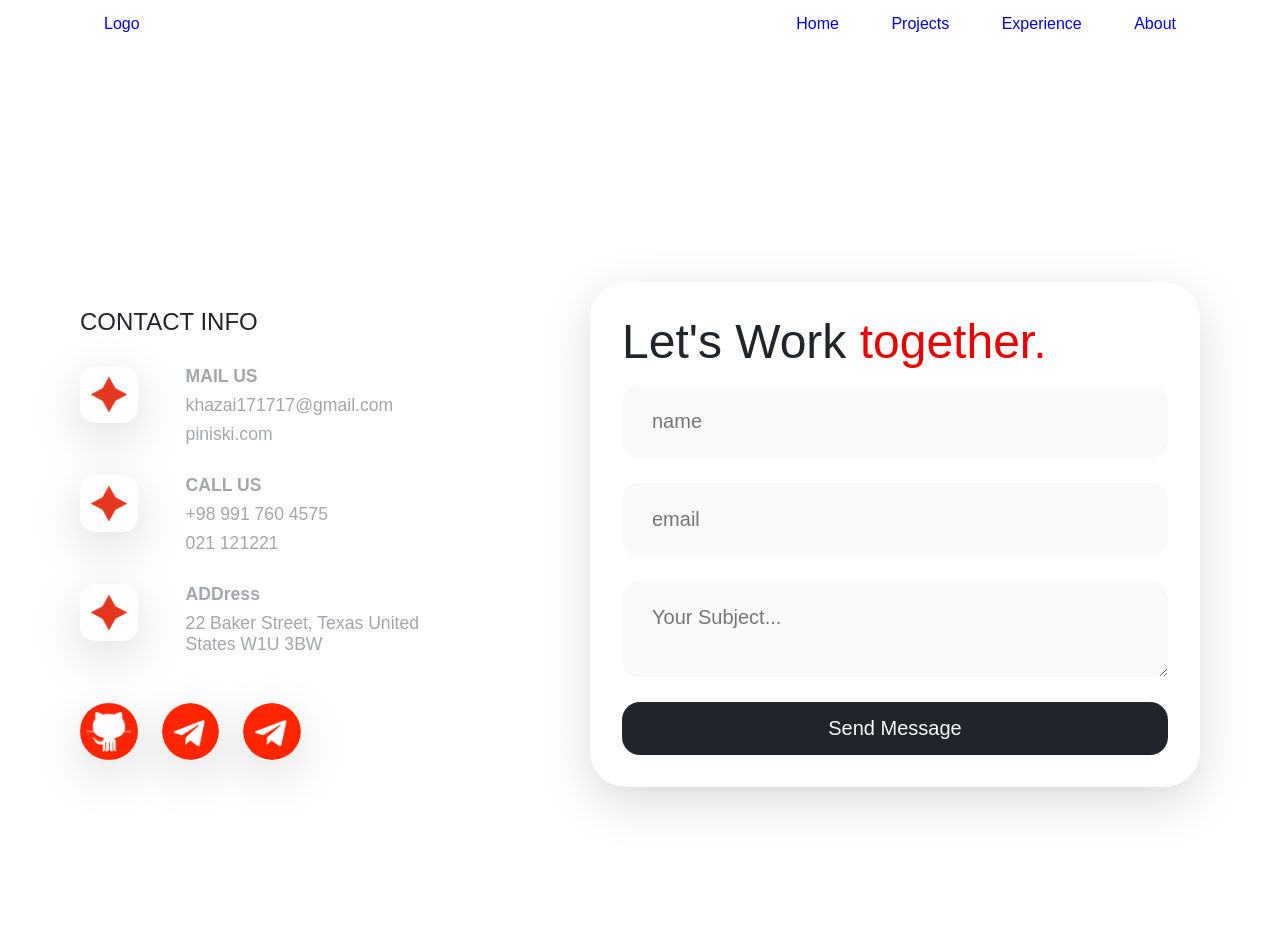
<file: contact.html>
<!DOCTYPE html>
<html lang="en">
<head>
    <meta charset="UTF-8">
    <meta name="viewport" content="width=device-width, initial-scale=1.0">
    <title>Document</title>
    <link rel="stylesheet" href="style.css">
</head>
<body>
    <header>
    <nav>
        <a href="index.html">Logo</a>
            <div class="nav__links">
                <a href="index.html">Home</a>
                <a href="projects.html">Projects</a>
                <a href="experience.html">Experience</a>
                <a href="Profile.html">About</a>
            </div>
        <button class="menu__btn" type="button" aria-label="Open menu">
            <span class="menu__icon">
                ☰
            </span>
        </button>
    </nav>
</header>
<div class="mobile__menu">
    <a href="index.html">Home</a>
    <a href="projects.html">Projects</a>
    <a href="experience.html">Experience</a>
    <a href="Profile.html">About</a>
    <button class="experience-button">contact me</button>
</div>
<section class="container">
    <div class="contact">
        <div class="contact-info">
             <p>CONTACT INFO</p>
            <div class="contact-info-div">
                <img src="imgMainPage/icon/24a5287ffc06ba135e3754785f95afc4-red-star-flat copy.png" alt="">
                <div>
                    <h2>MAIL US</h2>
                    <h3>khazai171717@gmail.com</h3>
                    <h4>piniski.com</h4>
                </div>
            </div>
            <div class="contact-info-div">
                <img src="imgMainPage/icon/24a5287ffc06ba135e3754785f95afc4-red-star-flat copy.png" alt="">
                <div>
                    <h2>CALL US</h2>
                    <h3>+98 991 760 4575</h3>
                    <h4>021 121221</h4>
                </div>
            </div><div class="contact-info-div">
                <img src="imgMainPage/icon/24a5287ffc06ba135e3754785f95afc4-red-star-flat copy.png" alt="">
                <div>
                    <h2>ADDress</h2>
                    <h3>22 Baker Street, Texas
United States
W1U 3BW</h3>
                </div>
            </div>
            <div class="contact-icon">
                <img src="imgMainPage/icon/images-1.png" alt="">
                <img src="imgMainPage/icon/imagessdgfhsf.png" alt="">
                <img src="imgMainPage/icon/imagessdgfhsf.png" alt="">
            </div>
        </div>
        <div class="form">
            <div class="work-background">
                <p>Let's Work <span>together.</span></p>
                <form class="contact-form">

                    <input type="text" id="name" placeholder="name">

                    <input type="email" id="email" name="email" placeholder="email">

                    <textarea id="message" name="message" placeholder="Your Subject..."></textarea>

                    <button type="submit">Send Message</button>

                </form>
            </div>
        </div>
    </div>
</section>
<script src="script.js"></script>
</body>
</html>
</file>
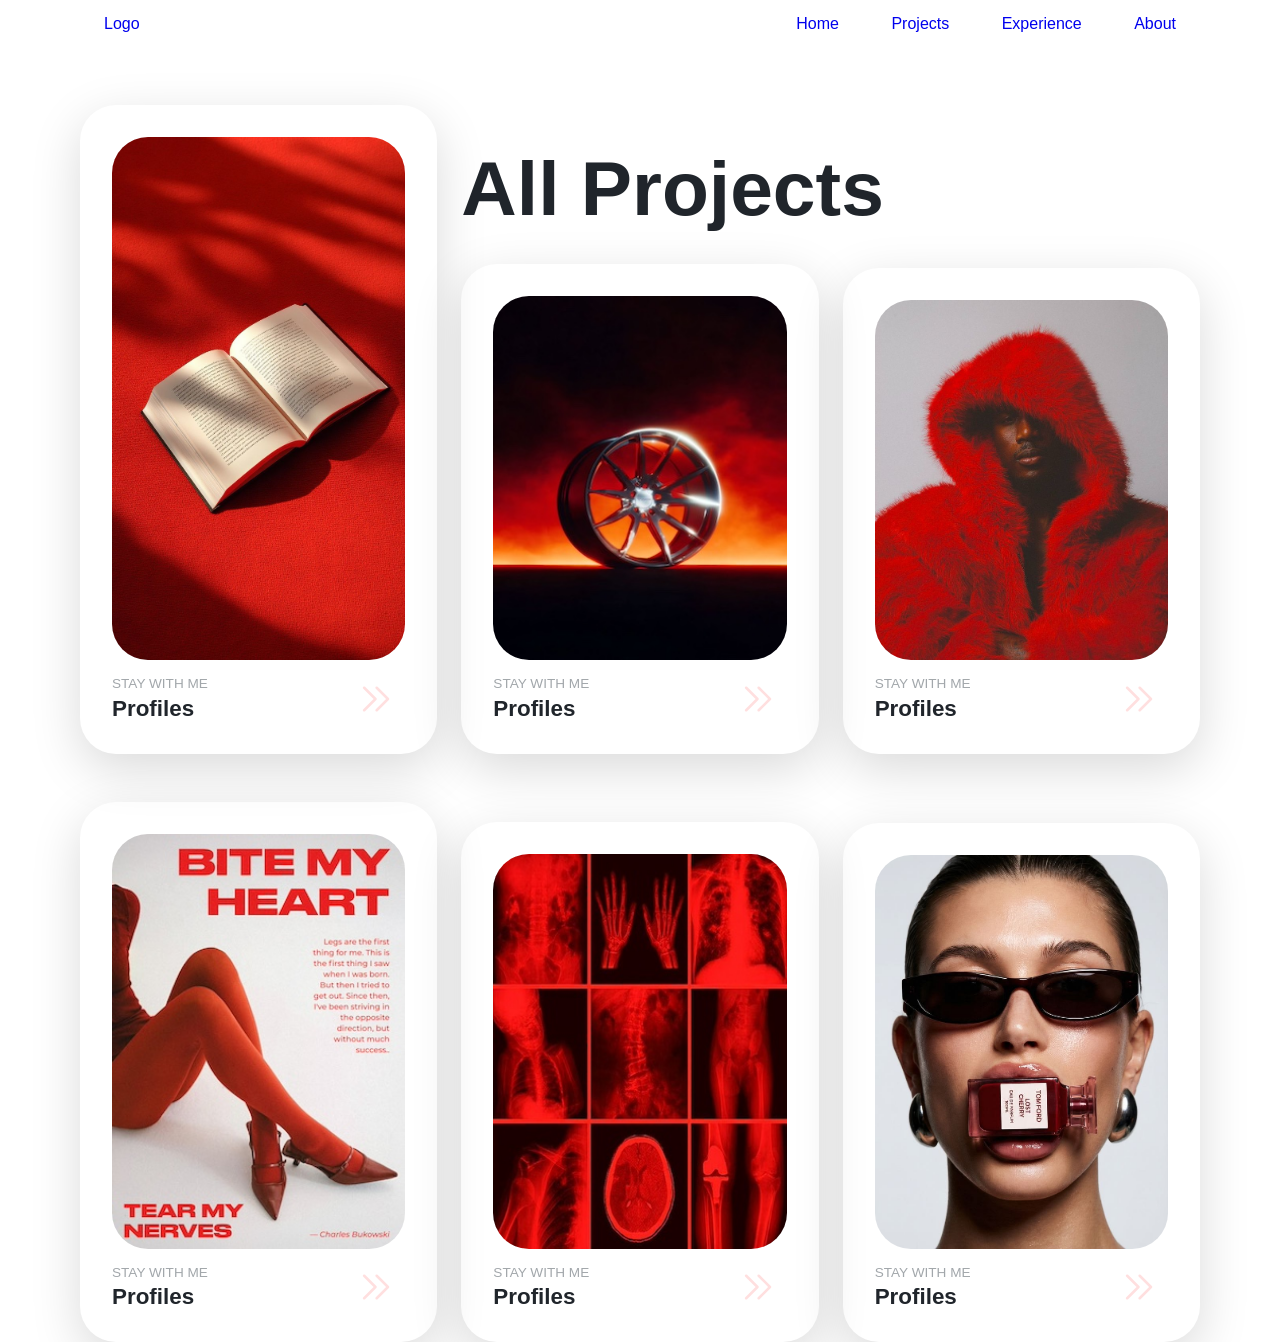
<file: projects.html>
<!DOCTYPE html>
<html lang="en">
<head>
    <meta charset="UTF-8">
    <meta name="viewport" content="width=device-width, initial-scale=1.0">
    <title>Projects</title>
    <link rel="stylesheet" href="style.css">
</head>
<body>
    <header>
    <nav>
        <a href="index.html">Logo</a>
            <div class="nav__links">
                <a href="index.html">Home</a>
                <a href="projects.html">Projects</a>
                <a href="experience.html">Experience</a>
                <a href="Profile.html">About</a>
            </div>
        <button class="menu__btn" type="button" aria-label="Open menu">
            <span class="menu__icon">
                ☰
            </span>
        </button>
    </nav>
</header>
<div class="mobile__menu">
    <a href="index.html">Home</a>
    <a href="projects.html">Projects</a>
    <a href="experience.html">Experience</a>
    <a href="Profile.html">About</a>
    <button class="experience-button">contact me</button>
</div>
    <section class="container">
        <div class="projects-grid">
            <p>
               All Projects
            </p>
            <div class="project-card">
                <img src="imgMainPage/project/_ (8).jpeg" alt="">
                <div class="card-content">
                    <div>
                        <h3>STAY WITH ME</h3>
                        <h1>Profiles</h1>
                    </div>
                    <svg xmlns="http://www.w3.org/2000/svg" viewBox="0 0 256 256" width="100%" height="100%">
                        <path d="M136.49 133.66l-72 72a8 8 0 0 1-11.32-11.32L119.03 128 53.17 61.66a8 8 0 0 1 11.32-11.32l72 72a8 8 0 0 1 0 11.32zm80 0l-72 72a8 8 0 0 1-11.32-11.32L199.03 128l-65.86-66.34a8 8 0 0 1 11.32-11.32l72 72a8 8 0 0 1 0 11.32z" fill="#FF2E2E"/>
                    </svg>
                </div>
            </div>
            <div class="project-card">
                <img src="imgMainPage/project/Midjourney photo _ Promts.jpeg" alt="">
                <div class="card-content">
                    <div>
                        <h3>STAY WITH ME</h3>
                        <h1>Profiles</h1>
                    </div>
                    <svg xmlns="http://www.w3.org/2000/svg" viewBox="0 0 256 256" width="100%" height="100%">
                        <path d="M136.49 133.66l-72 72a8 8 0 0 1-11.32-11.32L119.03 128 53.17 61.66a8 8 0 0 1 11.32-11.32l72 72a8 8 0 0 1 0 11.32zm80 0l-72 72a8 8 0 0 1-11.32-11.32L199.03 128l-65.86-66.34a8 8 0 0 1 11.32-11.32l72 72a8 8 0 0 1 0 11.32z" fill="#FF2E2E"/>
                    </svg>
                </div>
            </div>
            <div class="project-card">
                <img src="imgMainPage/project/_ (7).jpeg" alt="">
                <div class="card-content">
                    <div>
                        <h3>STAY WITH ME</h3>
                        <h1>Profiles</h1>
                    </div>
                    <svg xmlns="http://www.w3.org/2000/svg" viewBox="0 0 256 256" width="100%" height="100%">
                        <path d="M136.49 133.66l-72 72a8 8 0 0 1-11.32-11.32L119.03 128 53.17 61.66a8 8 0 0 1 11.32-11.32l72 72a8 8 0 0 1 0 11.32zm80 0l-72 72a8 8 0 0 1-11.32-11.32L199.03 128l-65.86-66.34a8 8 0 0 1 11.32-11.32l72 72a8 8 0 0 1 0 11.32z" fill="#FF2E2E"/>
                    </svg>
                </div>
            </div>
             <div class="project-card">
                <img src="imgMainPage/project/Bite My Heart _ Red Legs Editorial Typography Poster.jpeg" alt="">
                <div class="card-content">
                    <div>
                        <h3>STAY WITH ME</h3>
                        <h1>Profiles</h1>
                    </div>
                    <svg xmlns="http://www.w3.org/2000/svg" viewBox="0 0 256 256" width="100%" height="100%">
                        <path d="M136.49 133.66l-72 72a8 8 0 0 1-11.32-11.32L119.03 128 53.17 61.66a8 8 0 0 1 11.32-11.32l72 72a8 8 0 0 1 0 11.32zm80 0l-72 72a8 8 0 0 1-11.32-11.32L199.03 128l-65.86-66.34a8 8 0 0 1 11.32-11.32l72 72a8 8 0 0 1 0 11.32z" fill="#FF2E2E"/>
                    </svg>
                </div>
            </div>
            <div class="project-card">
                <img src="imgMainPage/project/_ (9).jpeg" alt="">
                <div class="card-content">
                    <div>
                        <h3>STAY WITH ME</h3>
                        <h1>Profiles</h1>
                    </div>
                    <svg xmlns="http://www.w3.org/2000/svg" viewBox="0 0 256 256" width="100%" height="100%">
                        <path d="M136.49 133.66l-72 72a8 8 0 0 1-11.32-11.32L119.03 128 53.17 61.66a8 8 0 0 1 11.32-11.32l72 72a8 8 0 0 1 0 11.32zm80 0l-72 72a8 8 0 0 1-11.32-11.32L199.03 128l-65.86-66.34a8 8 0 0 1 11.32-11.32l72 72a8 8 0 0 1 0 11.32z" fill="#FF2E2E"/>
                    </svg>
                </div>
            </div>
            <div class="project-card">
                <img src="imgMainPage/project/HAILEY BIEBER FOR TOM FORD.jpeg" alt="">
                <div class="card-content">
                    <div>
                        <h3>STAY WITH ME</h3>
                        <h1>Profiles</h1>
                    </div>
                    <svg xmlns="http://www.w3.org/2000/svg" viewBox="0 0 256 256" width="100%" height="100%">
                     <path d="M136.49 133.66l-72 72a8 8 0 0 1-11.32-11.32L119.03 128 53.17 61.66a8 8 0 0 1 11.32-11.32l72 72a8 8 0 0 1 0 11.32zm80 0l-72 72a8 8 0 0 1-11.32-11.32L199.03 128l-65.86-66.34a8 8 0 0 1 11.32-11.32l72 72a8 8 0 0 1 0 11.32z" fill="#FF2E2E"/>
                    </svg>
                </div>
            </div>
        </div>
    </section>
    <script src="script.js"></script>
</body>
</html>
</file>
<file: style.css>
*{
    margin: 0;
    padding: 0;
    box-sizing: border-box;
}
html {
    scroll-behavior: smooth;
}
body{
    font-family: Arial, sans-serif;
    background-color: #fff;
    color:#20252b;
    min-height: 100svh;
}
:root{
    --padding-m:2rem;
    --radius:36px;
    --primary-color:rgba(236, 0, 0, 0.997);
    --secondary-color:#a2a7ab;
    --font-size1:1.4rem;
    --font-size2:0.85rem;
    --box-shadow:0 15px 50px rgba(0, 0, 0, 0.15);
    --card-height: 17rem;
}
h2{
    font-size: var(--font-size2);
    color: var(--secondary-color);
    font-weight: 300;
}
h1{
    font-size: var(--font-size1);
    font-weight: 600;
    transition: 1s;
}
h3{
    font-size: var(--font-size2);
    color: var(--secondary-color);
    font-weight: 300;
}
@media (max-width: 600px) {
    h1 {
        font-size: 36px;
    }

    h2 {
        font-size: 28px;
    }

    h3 {
        font-size: 20px;
    }
}
a {
    text-decoration: none;
}
.container{
    width: min(1120px,90%);
    margin-inline: auto;
    display: flex;
    flex-direction: column;
    justify-content: center;
}
.about__div{
    display: grid;
    grid-template-columns: 2fr 1fr 1fr;
    gap: 1.5rem;
    margin-top: 1.5rem;
    min-height: var(--card-height);
}
@media (max-width: 1000px) {

    .about__div {
        grid-template-columns: 1fr 1fr;
    }

    .about__div > :first-child {
        grid-column: 1 / -1;
    }

}
@media (max-width: 600px) {

    .about__div {
        grid-template-columns: 1fr;
    }
}
.profile-card{
    padding: var(--padding-m);
    box-shadow: var(--box-shadow);
    border-radius: var(--radius);
    display: grid;
    grid-template-columns: 1fr 1fr;
    min-height: var(--card-height);
    gap: 1rem;
}
@media(max-width:600px){
    .profile-card{grid-template-columns: 1fr;}
}
.profile-card img{
    border-radius: 36px 0 36px 0;
    width: 100%;
    height: 100%;
    object-fit: cover;
}
.about-text-content{
    display: flex;
    flex-direction: column;
    justify-content: center;
}
.about-text-content h1{
    margin: 1rem 0rem 1rem 0rem;
}
.credentials-card{
    padding: var(--padding-m);
    box-shadow: var(--box-shadow);
    border-radius: var(--radius);
    display: flex;
    flex-direction: column;
    justify-content: space-evenly;
    min-height: var(--card-height);
    gap: 1rem;
    position: relative;
    cursor: pointer;
}
.card-link{
    text-decoration: none;
    color: inherit;
}
.credentials-card:hover .card-content svg {
    opacity: 1;

    transform: translateX(0);
}
.credentials-card img{
    border-radius: 36px 0 36px 0;
    width: 100%;
    height: 100%;
    object-fit: cover;
}
.project-card{
    padding: var(--padding-m);
    box-shadow: var(--box-shadow);
    border-radius: var(--radius);
    display: flex;
    flex-direction: column;
    justify-content: space-evenly;
    min-height: var(--card-height);
    gap: 1rem;
    position: relative;
    cursor: pointer;
}
.project-card:hover .card-content svg {
    opacity: 1;

    transform: translateX(0);
}
.project-card img{
    border-radius: 36px 0 36px 0;
    object-fit: cover;
    width: 100%;
    height: 100%;
}
.service-card{
    display: grid;
    grid-template-columns: 0.8fr 2.2fr 1fr;
    gap: 1.5rem;
    margin-top: 1.5rem;
    min-height: var(--card-height);
}
@media (max-width: 1000px) {

    .service-card {
        grid-template-columns: 2fr;
    }
}
.blog__service{
    padding: var(--padding-m);
    box-shadow: var(--box-shadow);
    border-radius: var(--radius);
    display: flex;
    flex-direction: column;
    justify-content: center;
    min-height: var(--card-height);
    gap: 1rem;
}
.blog__service:hover .card-content svg {
    opacity: 1;

    transform: translateX(0);
}
.blog__service img{
    width: 100%;
    height: 100%;
    object-fit: cover;
    border-radius: 36px 0 36px 0;
}
.offer-card{
    padding: var(--padding-m);
    box-shadow: var(--box-shadow);
    border-radius: var(--radius);
    display: flex;
    flex-direction: column;
    justify-content: space-between;
    min-height: var(--card-height);
    gap: 1rem;
}
.offer-card:hover .card-content svg {
    opacity: 1;

    transform: translateX(0);
}

.service-icon{
    color: var(--primary-color);
    box-shadow: var(--box-shadow);
    padding: 6px;
    min-width: 4.5rem;
    min-height: 4.5rem;
    border-radius: 48px;
}
.offer-icon{
    display: flex;
    justify-content: space-between;
    align-items: center;
    margin-top: 30px;
}
.social-links{
    padding: var(--padding-m);
    box-shadow: var(--box-shadow);
    border-radius: var(--radius);
    display: flex;
    flex-direction: column;
    justify-content: space-around;
    min-height: var(--card-height);
    gap: 1rem;
}
.social-links:hover .card-content svg {
    opacity: 1;

    transform: translateX(0);
}
.social-icon img{
    color: var(--primary-color);
    padding: 6px;
    max-width: 4.5rem;
    min-height: 4.5rem;
    border-radius: 50px;

}
.social-icon{
    display: flex;
    justify-content: space-between;
    background-color: rgba(1, 1, 1, 0.108);
    padding: 24px 12px;
    border-radius: var(--radius);
}
.card-content{
    display: flex;
    justify-content:space-between;
    align-items: center;
}
.card-content h1{
    margin-top: 0.3rem;
}
.card-content svg{
    width: 2.5rem;
    display: inline-block;
    opacity: 0.15;
    transform: translateX(-10px);
    transition:
        opacity 0.3s ease,
        transform 0.3s ease;
}
.background-grid{
    display: grid;
    grid-template-columns: 1fr 1fr;
    gap: 1.5rem;
    margin-top: 1.5rem;
    min-height: var(--card-height);
}
@media (max-width: 1000px) {

    .background-grid {
        grid-template-columns: 2fr;
    }
}
.number-background{
    padding: var(--padding-m);
    box-shadow: var(--box-shadow);
    border-radius: var(--radius);
    display: grid;
    grid-template-columns: 1fr 1fr 1fr;
    min-height: var(--card-height);
    gap: 1rem;
}
@media (max-width: 600px) {

    .number-background {
        grid-template-columns: 1fr 1fr;
    }
    .number-background > :first-child{
        grid-column: 1 / -1;
    }
}
.num p{
    color:var(--primary-color);
    font-size: var(--font-size1);
}
.num h3{
    text-align: center;
}
.num{
    background-color: rgba(1, 1, 1, 0.108);
    padding: var(--padding-m);
    display: flex;
    flex-direction: column;
    justify-content: space-evenly;
    align-items: center;
    border-radius: var(--radius);
    transition: transform 0.3s ease;
}
.num:hover{
    transform: scale(1.1);
}
.work-background{
    padding: var(--padding-m);
    box-shadow: var(--box-shadow);
    border-radius: var(--radius);
    display: flex;
    flex-direction: column;
    justify-content: end;
    align-items:start;
    min-height: var(--card-height);
    gap: 1rem;
}
.work-background p{
    font-size: 3rem;
}
.work-background span{
    color: var(--primary-color);
}

.work-background svg{
    display: block;
}
.work-background svg:hover{
    transition: transform 0.3s ease;
    transform: rotate(90deg);
}
.links{
    display: flex;
    flex-direction: column;
    align-items: center;
    justify-content: end;
    gap: 1.5rem;
    color: var(--primary-color);
    text-decoration: none;
    min-height: 17rem;
    padding: var(--padding-m);
}
.copyright{
    display: flex;
    align-items: center;
    justify-content: center;
    gap: 1.5rem;
    margin-top: 1.5rem;
}

/*-----------------------------------------
profile
-----------------------------------------*/

.about-background{
    display: grid;
    grid-template-columns: 1fr 2fr 1fr;
    gap: 1.5rem;
    min-height: var(--card-height);
    margin-top: 1.5rem;
}
@media (max-width : 1000px){
    .about-background{
        grid-template-columns: 1fr;
    }
}
.summary-card{
    display: grid;
    grid-template-columns: 1.5fr 2.5fr ;

    gap: 1.5rem;
}
@media (max-width: 1000px){
    .summary-card{
        grid-template-columns: 1fr;
    }
}
.summary-image{
    padding: var(--padding-m);
    border-radius: var(--radius);
    box-shadow: var(--box-shadow);
}
.summary-image img{
    border-radius: var(--radius);
    width: 100%;
    height: 100%;
    display: block;
    object-fit: cover;
}
.summary-title{
    display: flex;
    flex-direction: column;
    align-items: center;
    height: 100%;
    align-self: stretch;
}
.summary-title p{
    font-size: 78px;
    padding: 50px;
}
@media (max-width: 600px) {
    .summary-title p {
        font-size: 33px;
    }
}
.summary-description h4{
    color: var(--secondary-color);
    font-weight: 100;
    margin-top: 9px;
}
.summary-description h1{
    font-size: 30px;
    font-weight: 300;
    color: var(--primary-color);
}
.summary-description{
    padding: var(--padding-m);
    border-radius: var(--radius);
    box-shadow: var(--box-shadow);
    min-width: 0;
    align-self: stretch;
    flex: 1;
    display: flex;
    flex-direction: column;
    justify-content: end;
    align-items: start;
}
.about-table{
    display: grid;
    grid-template-columns: 2fr 2fr;
    gap: 1.5rem;
}
.about-table-text{
    padding: var(--padding-m);
    box-shadow: var(--box-shadow);
    border-radius: var(--radius);
    margin-top: 1.5rem;
}
.experience{
    margin: 1.5rem 0;
}
.about-table-text h1{
    font-weight: 300;
}
.experience h4{
    color: var(--primary-color);
    margin: 0.5rem 0;
    font-size: 1.25rem;
    font-weight: 400;
}
.experience h5{
    color: var(--secondary-color);
    font-weight: 300;
    font-size: 1rem;

}
/*-----------------------------------------
experience
-----------------------------------------*/

.experience-section{
    display: grid;
    grid-template-columns: 1fr 4fr;
    gap: 1.5rem;
    width: min(1120px,90%);
    margin-inline: auto;
    justify-content: center;
    align-items: start;

}
@media (max-width:900px){
    .experience-section{
        grid-template-columns: 1fr;
    }
}
.contact-card{
    position: sticky;
    top: 30px;
    margin-top: 30px;
    padding:var(--padding-m);
    box-shadow: var(--box-shadow);
    border-radius: var(--radius);
    display: flex;
    flex-direction: column;
    justify-content: center;
    align-items: center;
}
@media (max-width:900px){
    .contact-card{
        position: relative;
    }
}
.contact-card h1{
    font-weight: 300;
    padding: 10px 0 0;
    margin: 12px 0;
}
.contact-card img{
    width: 300px;
    height: 300px;
    object-fit: cover;
    border-radius: var(--radius);
}
.contact-svg{
    color: var(--primary-color);
    padding: 6px;
    min-width: 3rem;
    min-height: 3rem;
    border-radius: 48px;
    margin: 18px 12px 18px 0px;
    position: relative;
    cursor: pointer;
    transition: 0.6s ease;
}
.contact-svg:hover{
    min-width: 3.6rem;
    min-height: 3.6rem;
    transition: 0.6s ease;
}
.experience-button{
    width: 100%;
    height: 100%;
    object-fit: cover;
    border-radius: var(--radius);
    padding: 18px;
    background-color: var(--primary-color);
    color: #fff;
    font-size: 1.25rem;
    border: none;
    position: relative;
    cursor: pointer;
    transition: 0.6s ease;
}
.experience-button:hover{
    transition: 0.6s ease;
    transform: translateY(3px);
    box-shadow: var(--box-shadow);
}
.experience-table-text{
    padding: var(--padding-m);
    height: 69svh;
    display: flex;
    flex-direction: column;
    justify-content: space-evenly;
}
.skills-container{
    display: flex;
    align-items: center;
    justify-content: space-between;
}
/*-----------------------------------------
projects
-----------------------------------------*/
.projects-grid{
    display: grid;
    grid-template-columns: repeat(3, 1fr);
    gap: 1.5rem;
    position: relative;
    align-items: baseline;
}
.project-card:hover .card-content svg{
    opacity: 1;

    transform: translateX(0);
}
.project-card img{
    max-width: 100%;
    max-height: 100%;
    object-fit: cover;
    border-radius: var(--radius);
}
.project-card{
    padding: var(--padding-m);
    box-shadow: var(--box-shadow);
    border-radius: var(--radius);
    display: flex;
    flex-direction: column;
    justify-content: space-between;
    gap: 1rem;
    position: relative;
    cursor: pointer;
    margin-top: 1.50rem;
}

.projects-grid p {
    grid-column: 2 / 4;
    font-size: clamp(3rem, 6vw, 9rem);
    font-weight: 900;
    text-align: center;
    margin: 0;
    align-items: end;
    position: absolute;
    top: 5%;
}
@media (max-width: 800px){
    .projects-grid{
        grid-template-columns: 1fr 1fr ;
    }
}
@media (max-width: 600px){
    .projects-grid{
        grid-template-columns:  1fr;
    }
    .projects-grid p {
        position: static;
        grid-column: auto;
        width: auto;
        margin: 0;
    }
}
/*-----------------------------------------
menu
-----------------------------------------*/
nav {
    width: min(1120px, 90%);
    margin-inline: auto;
    display: flex;
    justify-content: space-between;
    align-items: center;
    position: relative;
    padding: 15px 0px 0px 0px;
}
header {
    margin-bottom: 3rem;
    position: relative;
    z-index: 10;
}
.mobile__menu {
    z-index: 9;
    gap: 4rem;
    font-weight: 600;
    text-decoration: none;
    font-weight: 600;
    position: fixed;
    width: 100%;
    top: 0%;
    opacity: 0;
    transform: translateY(-20px);
    pointer-events: none;
}

nav a {
    transition: color 0.3s ease;
    margin: 0rem 1.5rem 0rem 1.5rem;
}

nav a:hover {
    color: var(--primary-color);
}
.menu__btn{
    display: none;
    background: none;
    border: none;
    padding: 0;
    font: inherit;
    cursor: pointer;
    font-size: 51px;
    transition: transform 0.3s ease;
}

@media (max-width: 1000px) {
    .mobile__menu {
        opacity: 0;
        transform: translateY(-20px);
        pointer-events: none;
        transition: transform 0.8s ease, opacity 0.4s ease;
    }
    .mobile__menu a {
        color: inherit;
        text-decoration: none;
    }
    .mobile__menu.active {
        display: flex;
        flex-direction: column;
        justify-content: space-around;
        align-items: center;
        pointer-events: auto;
        background-color: #fff;
        box-shadow: var(--box-shadow);
        padding: 1rem;
        opacity: 1;
        transform: translateY(0);
        margin-top: 5rem;
    }
    nav {
        position: fixed;
        top: 0;
        left: 0;
        width: 100%;
        padding: 15px 5%;
        box-sizing: border-box;
        background-color: #fff;
        z-index: 10;
    }
    .menu__icon {
        display: inline-block;
        transition: transform 0.3s ease;
    }

    .menu__btn.active .menu__icon {
        transform: rotate(90deg);
    }
    .nav__links {
        display: none;
    }

    .menu__btn {
        display: block;
        background: none;
        border: none;
        padding: 0;
        font: inherit;
        cursor: pointer;
        font-size: 51px;
    }
    nav > button {
        display: none;
    }
}
/*-----------------------------------------
contact
-----------------------------------------*/
.contact{
    display: grid;
    grid-template-columns: 1.5fr 2.5fr;
    align-items: center;
    justify-content: center;
    height: 90svh;
    gap: 9rem;
    margin-top: 3rem;
}
@media (max-width : 1000px){
    .contact{
        grid-template-columns: 1fr;
    }
}
.contact-info-div{
    display: flex;
    margin-top: 30px;
}
.contact-info-div div{
    display: flex;
    flex-direction: column;

}
.contact-info h3{
    font-size: 1.10rem;
    margin-top: 0.5rem;
    font-weight: 400
}
.contact-info h2{
    font-size: 1.10rem;
    font-weight: 900;
    color: var(--secondary-color);
}
.contact-info h4{
    font-size: 1.10rem;
    font-weight: 400;
    color: var(--secondary-color);
    margin-top: 0.5rem;
}
.contact-info p{
    font-size: 1.5rem ;
}
.contact-icon{
    display: flex;
    gap: 1.5rem;
    margin-top:3rem;
}
.contact-icon img{
    width: 3.6rem;
    height: 3.6rem;
    box-shadow: var(--box-shadow);
    border-radius: 50%;
    transition: 0.6s ease;
}
.contact-icon img:hover{
    transform: scale(1.3);
}
.contact-info-div img{
    width: 3.6rem;
    height: 3.6rem;
    object-fit: cover;
    padding: 9px;
    background-color: #fff;
    box-shadow: var(--box-shadow);
    border-radius: 15px;
    margin-right: 3rem;
}
.contact-form{
    display: flex;
    flex-direction: column;
    width: 100%;
    gap: 25px;
}
.contact-form input,
.contact-form textarea {
    width: 100%;
    box-sizing: border-box;

    padding: 25px 30px;

    border: none;
    border-radius: 18px;

    background: #fafafa;

    font-size: 20px;
    font-family: inherit;

    outline: none;
}
.contact-form button{
    padding: 15px;
    font-size: 20px;
    font-family: inherit;
    border-radius: 18px;
    border: none;
    background-color: #20252b;
    color: #fafafa;
    cursor: pointer;
    transition: transform 0.3s ease,
                background 0.3s ease;

}
.contact-form button:hover {
    transform: scale(1.02);
    background: #222;
}
</file>
